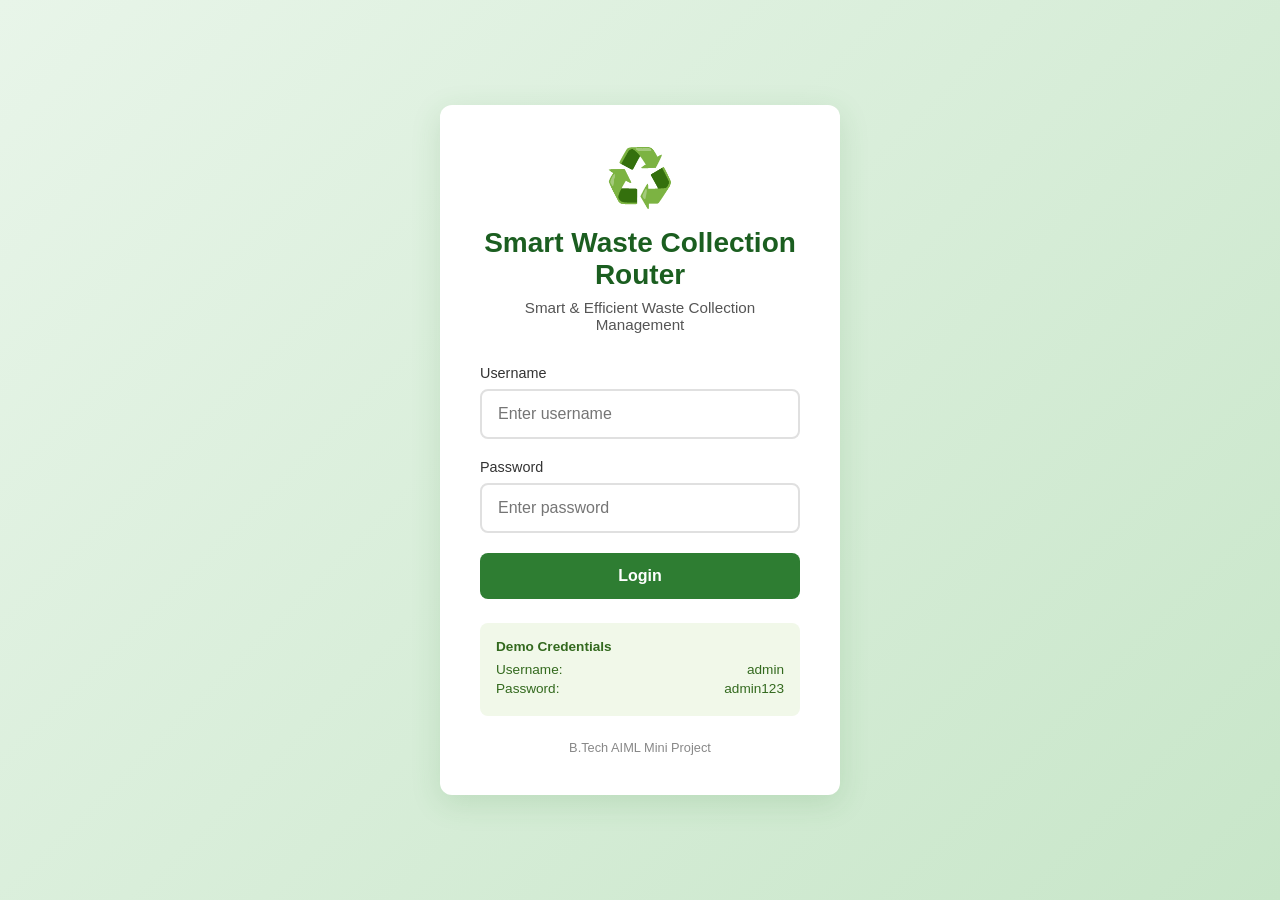
<file: index.html>
<!DOCTYPE html>
<html>
<head>
    <meta http-equiv="refresh" content="0; url=frontend/index.html">
    <title>Smart Waste Collection Router</title>
</head>
<body>
    <p>Opening Smart Waste Collection Router...</p>
</body>
</html>
</file>
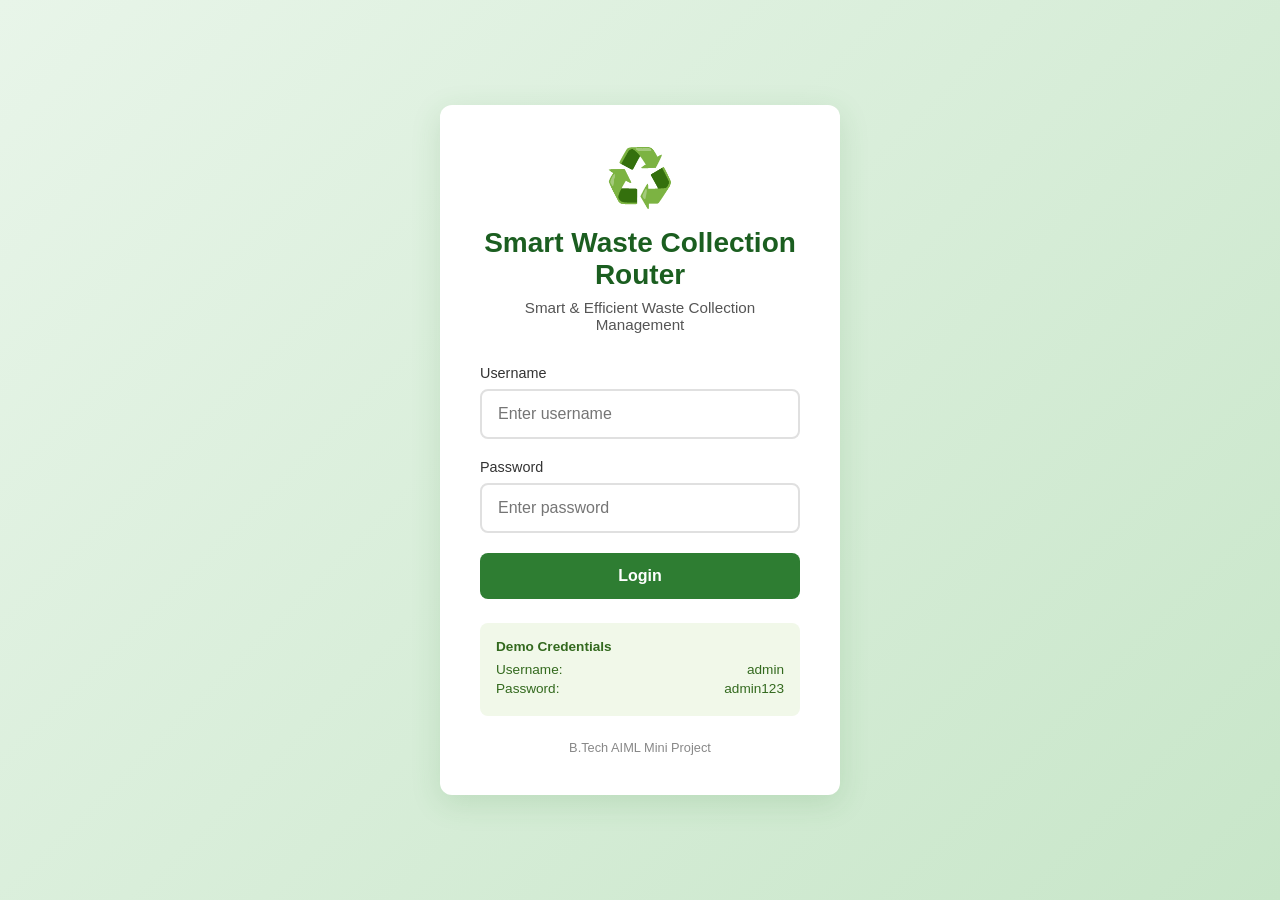
<file: frontend/index.html>
<!DOCTYPE html>
<html lang="en">
<head>
    <meta charset="UTF-8">
    <meta name="viewport" content="width=device-width, initial-scale=1.0">
    <title>Smart Waste Collection Router - Login</title>
    <style>
        * {
            margin: 0;
            padding: 0;
            box-sizing: border-box;
        }
        body {
            font-family: 'Segoe UI', Tahoma, Geneva, Verdana, sans-serif;
            background: linear-gradient(135deg, #e8f5e9 0%, #c8e6c9 100%);
            min-height: 100vh;
            display: flex;
            justify-content: center;
            align-items: center;
            padding: 20px;
        }
        .login-card {
            background: white;
            border-radius: 12px;
            box-shadow: 0 8px 30px rgba(46, 125, 50, 0.15);
            padding: 2.5rem;
            width: 100%;
            max-width: 400px;
        }
        .icon {
            font-size: 3.5rem;
            color: #2e7d32;
            text-align: center;
            margin-bottom: 1rem;
        }
        h1 {
            color: #1b5e20;
            font-size: 1.75rem;
            font-weight: 600;
            text-align: center;
            margin-bottom: 0.5rem;
        }
        .subtitle {
            color: #555;
            font-size: 0.95rem;
            text-align: center;
            margin-bottom: 2rem;
        }
        .form-group {
            margin-bottom: 1.25rem;
        }
        label {
            display: block;
            color: #333;
            font-size: 0.9rem;
            font-weight: 500;
            margin-bottom: 0.5rem;
        }
        input {
            width: 100%;
            padding: 0.875rem 1rem;
            border: 2px solid #e0e0e0;
            border-radius: 8px;
            font-size: 1rem;
            transition: border-color 0.2s, box-shadow 0.2s;
        }
        input:focus {
            outline: none;
            border-color: #2e7d32;
            box-shadow: 0 0 0 3px rgba(46, 125, 50, 0.15);
        }
        .btn-login {
            width: 100%;
            padding: 0.875rem;
            background: #2e7d32;
            color: white;
            border: none;
            border-radius: 8px;
            font-size: 1rem;
            font-weight: 600;
            cursor: pointer;
            transition: background 0.2s;
        }
        .btn-login:hover {
            background: #1b5e20;
        }
        .demo-credentials {
            background: #f1f8e9;
            border-radius: 8px;
            padding: 1rem;
            margin-top: 1.5rem;
            font-size: 0.85rem;
            color: #33691e;
        }
        .demo-credentials strong {
            display: block;
            margin-bottom: 0.5rem;
        }
        .demo-credentials div {
            display: flex;
            justify-content: space-between;
            margin-bottom: 0.25rem;
        }
        .footer {
            text-align: center;
            margin-top: 1.5rem;
            color: #888;
            font-size: 0.8rem;
        }
        .message {
            text-align: center;
            padding: 0.75rem;
            border-radius: 6px;
            margin-bottom: 1rem;
            font-size: 0.9rem;
            display: none;
        }
        .message.success {
            background: #e8f5e9;
            color: #2e7d32;
            display: block;
        }
        .message.error {
            background: #fdeaea;
            color: #c62828;
            display: block;
        }
    </style>
</head>
<body>
    <div class="login-card">
        <div class="icon">♻️</div>
        <h1>Smart Waste Collection Router</h1>
        <p class="subtitle">Smart & Efficient Waste Collection Management</p>
        
        <div id="message" class="message"></div>
        
        <form id="loginForm">
            <div class="form-group">
                <label for="username">Username</label>
                <input type="text" id="username" name="username" placeholder="Enter username" required autocomplete="username">
            </div>
            <div class="form-group">
                <label for="password">Password</label>
                <input type="password" id="password" name="password" placeholder="Enter password" required autocomplete="current-password">
            </div>
            <button type="submit" class="btn-login">Login</button>
        </form>
        
        <div class="demo-credentials">
            <strong>Demo Credentials</strong>
            <div><span>Username:</span> <span>admin</span></div>
            <div><span>Password:</span> <span>admin123</span></div>
        </div>
        
        <p class="footer">B.Tech AIML Mini Project</p>
    </div>

    <script>
        document.getElementById('loginForm').addEventListener('submit', function(e) {
            e.preventDefault();
            
            const username = document.getElementById('username').value.trim();
            const password = document.getElementById('password').value;
            const messageEl = document.getElementById('message');
            
            if (username === 'admin' && password === 'admin123') {
                messageEl.textContent = 'Login successful';
                messageEl.className = 'message success';
                
                setTimeout(function() {
                    window.location.href = 'dashboard.html';
                }, 800);
            } else {
                messageEl.textContent = 'Invalid username or password';
                messageEl.className = 'message error';
            }
        });
    </script>
</body>
</html>
</file>
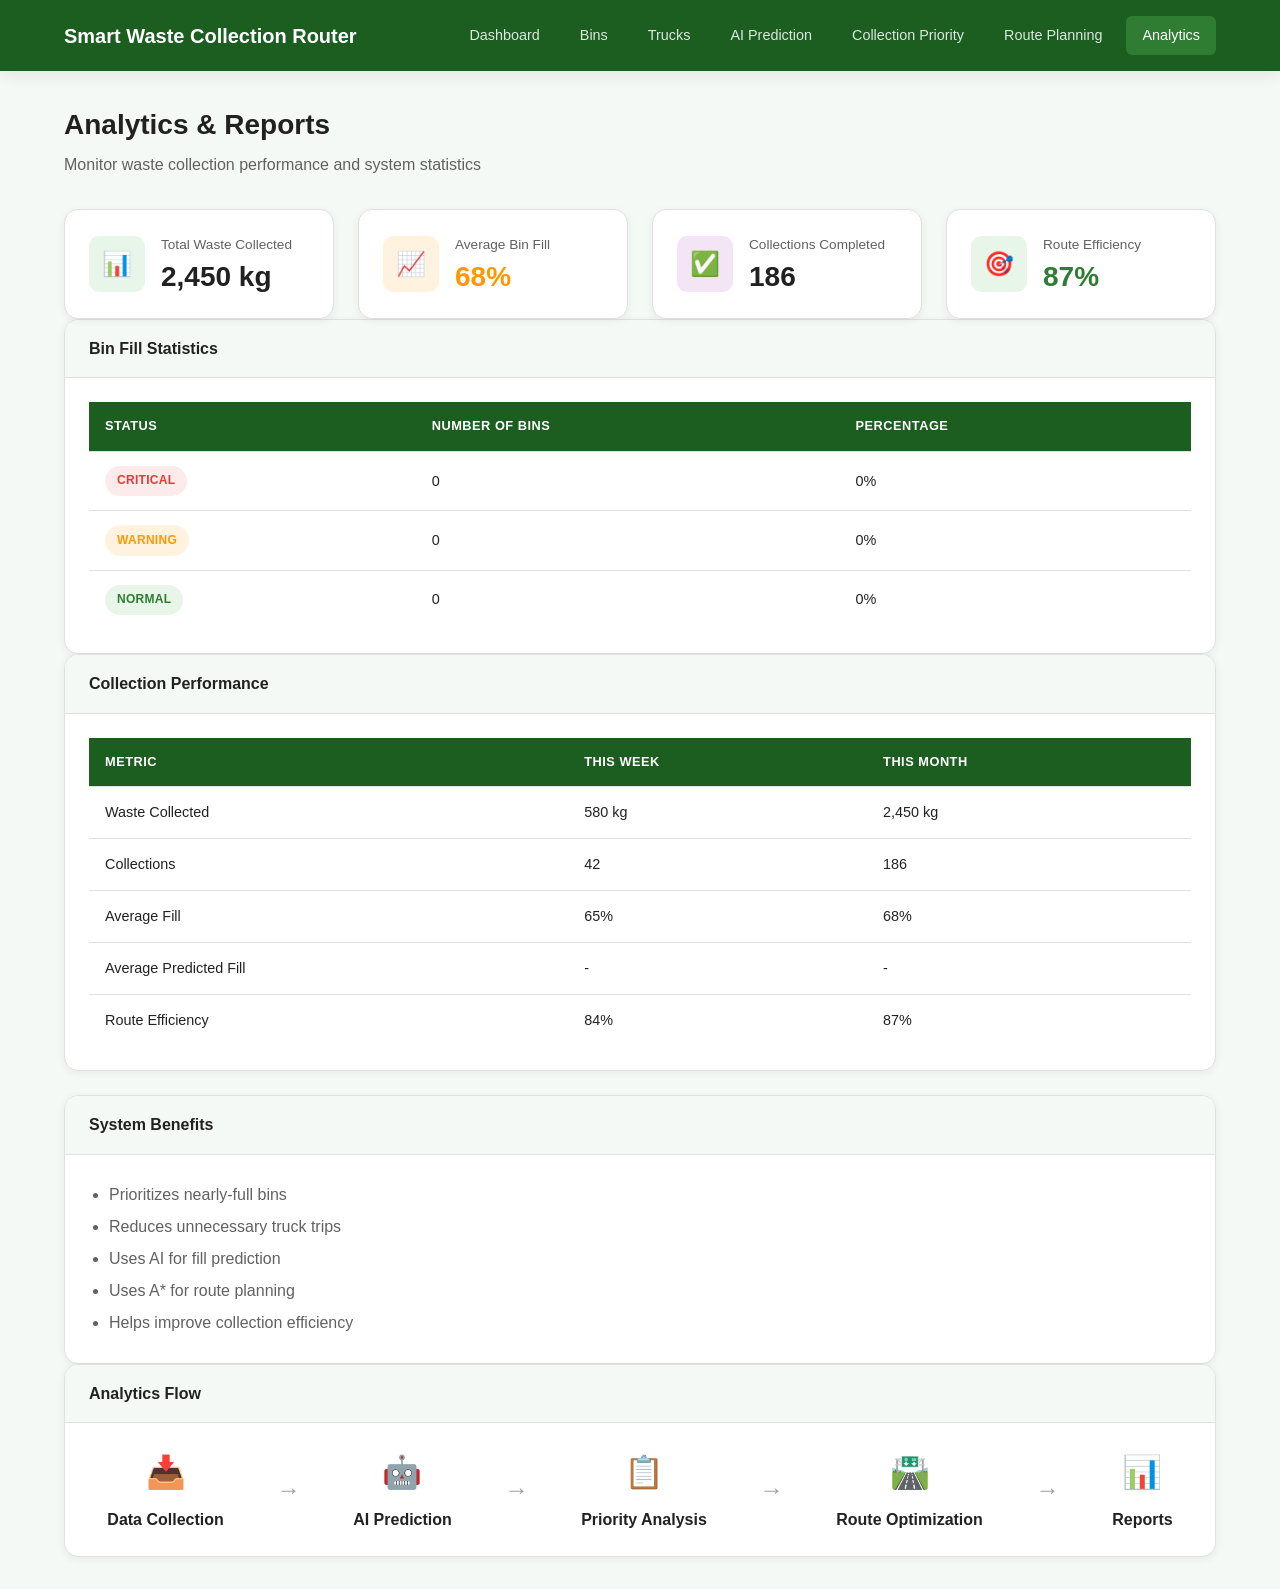
<file: frontend/analytics.html>
<!DOCTYPE html>
<html lang="en">
<head>
    <meta charset="UTF-8">
    <meta name="viewport" content="width=device-width, initial-scale=1.0">
    <title>Analytics & Reports</title>
    <link rel="stylesheet" href="css/style.css">
</head>
<body>
    <header class="header">
        <div class="header-content">
            <h1 class="logo">Smart Waste Collection Router</h1>
            <nav class="nav">
                <a href="dashboard.html" class="nav-link">Dashboard</a>
                <a href="bins.html" class="nav-link">Bins</a>
                <a href="trucks.html" class="nav-link">Trucks</a>
                <a href="prediction.html" class="nav-link">AI Prediction</a>
                <a href="priority.html" class="nav-link">Collection Priority</a>
                <a href="route.html" class="nav-link">Route Planning</a>
                <a href="analytics.html" class="nav-link active">Analytics</a>
            </nav>
        </div>
    </header>

    <main class="main">
        <div class="welcome">
            <h2>Analytics & Reports</h2>
            <p>Monitor waste collection performance and system statistics</p>
        </div>

        <div class="summary-grid">
            <section class="summary-card total-card">
                <div class="summary-icon primary">📊</div>
                <div class="summary-info">
                    <span class="summary-label">Total Waste Collected</span>
                    <span class="summary-value" id="totalWasteCollected">2,450 kg</span>
                </div>
            </section>

            <section class="summary-card warning-card">
                <div class="summary-icon warning">📈</div>
                <div class="summary-info">
                    <span class="summary-label">Average Bin Fill</span>
                    <span class="summary-value warning-text" id="averageBinFill">68%</span>
                </div>
            </section>

            <section class="summary-card total-card">
                <div class="summary-icon collected">✅</div>
                <div class="summary-info">
                    <span class="summary-label">Collections Completed</span>
                    <span class="summary-value" id="collectionsCompleted">186</span>
                </div>
            </section>

            <section class="summary-card critical-card">
                <div class="summary-icon normal">🎯</div>
                <div class="summary-info">
                    <span class="summary-label">Route Efficiency</span>
                    <span class="summary-value normal-text" id="routeEfficiency">87%</span>
                </div>
            </section>
        </div>

        <div class="dashboard-grid">
            <div class="card">
                <div class="card-header">
                    <h3 class="card-title">Bin Fill Statistics</h3>
                </div>
                <div class="card-body">
                    <div class="table-responsive">
                        <table class="table">
                            <thead>
                                <tr>
                                    <th>Status</th>
                                    <th>Number of Bins</th>
                                    <th>Percentage</th>
                                </tr>
                            </thead>
                            <tbody>
                                <tr>
                                    <td><span class="badge badge-critical">Critical</span></td>
                                    <td id="criticalCount">0</td>
                                    <td id="criticalPercentage">0%</td>
                                </tr>
                                <tr>
                                    <td><span class="badge badge-warning">Warning</span></td>
                                    <td id="warningCount">0</td>
                                    <td id="warningPercentage">0%</td>
                                </tr>
                                <tr>
                                    <td><span class="badge badge-normal">Normal</span></td>
                                    <td id="normalCount">0</td>
                                    <td id="normalPercentage">0%</td>
                                </tr>
                            </tbody>
                        </table>
                    </div>
                </div>
            </div>

            <div class="card">
                <div class="card-header">
                    <h3 class="card-title">Collection Performance</h3>
                </div>
                <div class="card-body">
                    <div class="table-responsive">
                        <table class="table">
                            <thead>
                                <tr>
                                    <th>Metric</th>
                                    <th>This Week</th>
                                    <th>This Month</th>
                                </tr>
                            </thead>
                            <tbody>
                                <tr>
                                    <td>Waste Collected</td>
                                    <td id="weeklyWaste">580 kg</td>
                                    <td id="monthlyWaste">2,450 kg</td>
                                    
                                </tr>
                                <tr>
                                    <td>Collections</td>
                                    <td id="weeklyCollections">42</td>
                                    <td id="monthlyCollections">186</td>
                                </tr>
                                <tr>
                                    <td>Average Fill</td>
                                    <td id="weeklyAverageFill">65%</td>
                                    <td id="monthlyAverageFill">68%</td>
                                </tr>
                                <tr>
                                     <td>Average Predicted Fill</td>
                                     <td id="weeklyPredictedFill">-</td>
                                     <td id="monthlyPredictedFill">-</td>
                                </tr>
                                <tr>
                                    <td>Route Efficiency</td>
                                    <td id="weeklyEfficiency">84%</td>
                                    <td id="monthlyEfficiency">87%</td>
                                </tr>
                            </tbody>
                        </table>
                    </div>
                </div>
            </div>
        </div>

        <div class="dashboard-grid" style="margin-top: 1.5rem;">
            <div class="card">
                <div class="card-header">
                    <h3 class="card-title">System Benefits</h3>
                </div>
                <div class="card-body">
                    <ul style="color: var(--text-secondary); line-height: 2; padding-left: 1.25rem;">
                        <li>Prioritizes nearly-full bins</li>
                        <li>Reduces unnecessary truck trips</li>
                        <li>Uses AI for fill prediction</li>
                        <li>Uses A* for route planning</li>
                        <li>Helps improve collection efficiency</li>
                    </ul>
                </div>
            </div>

            <div class="card">
                <div class="card-header">
                    <h3 class="card-title">Analytics Flow</h3>
                </div>
                <div class="card-body">
                    <div style="display: flex; justify-content: space-around; flex-wrap: wrap; gap: 1rem; text-align: center;">
                        <div>
                            <div style="font-size: 2rem;">📥</div>
                            <div style="font-weight: 600; margin-top: 0.5rem;">Data Collection</div>
                        </div>
                        <div style="color: var(--text-muted); font-size: 1.5rem; display: flex; align-items: center;">→</div>
                        <div>
                            <div style="font-size: 2rem;">🤖</div>
                            <div style="font-weight: 600; margin-top: 0.5rem;">AI Prediction</div>
                        </div>
                        <div style="color: var(--text-muted); font-size: 1.5rem; display: flex; align-items: center;">→</div>
                        <div>
                            <div style="font-size: 2rem;">📋</div>
                            <div style="font-weight: 600; margin-top: 0.5rem;">Priority Analysis</div>
                        </div>
                        <div style="color: var(--text-muted); font-size: 1.5rem; display: flex; align-items: center;">→</div>
                        <div>
                            <div style="font-size: 2rem;">🛣️</div>
                            <div style="font-weight: 600; margin-top: 0.5rem;">Route Optimization</div>
                        </div>
                        <div style="color: var(--text-muted); font-size: 1.5rem; display: flex; align-items: center;">→</div>
                        <div>
                            <div style="font-size: 2rem;">📊</div>
                            <div style="font-weight: 600; margin-top: 0.5rem;">Reports</div>
                        </div>
                    </div>
                </div>
            </div>
        </div>
    </main>
    <script src="js/analytics.js"></script>
</body>
</html>
</file>
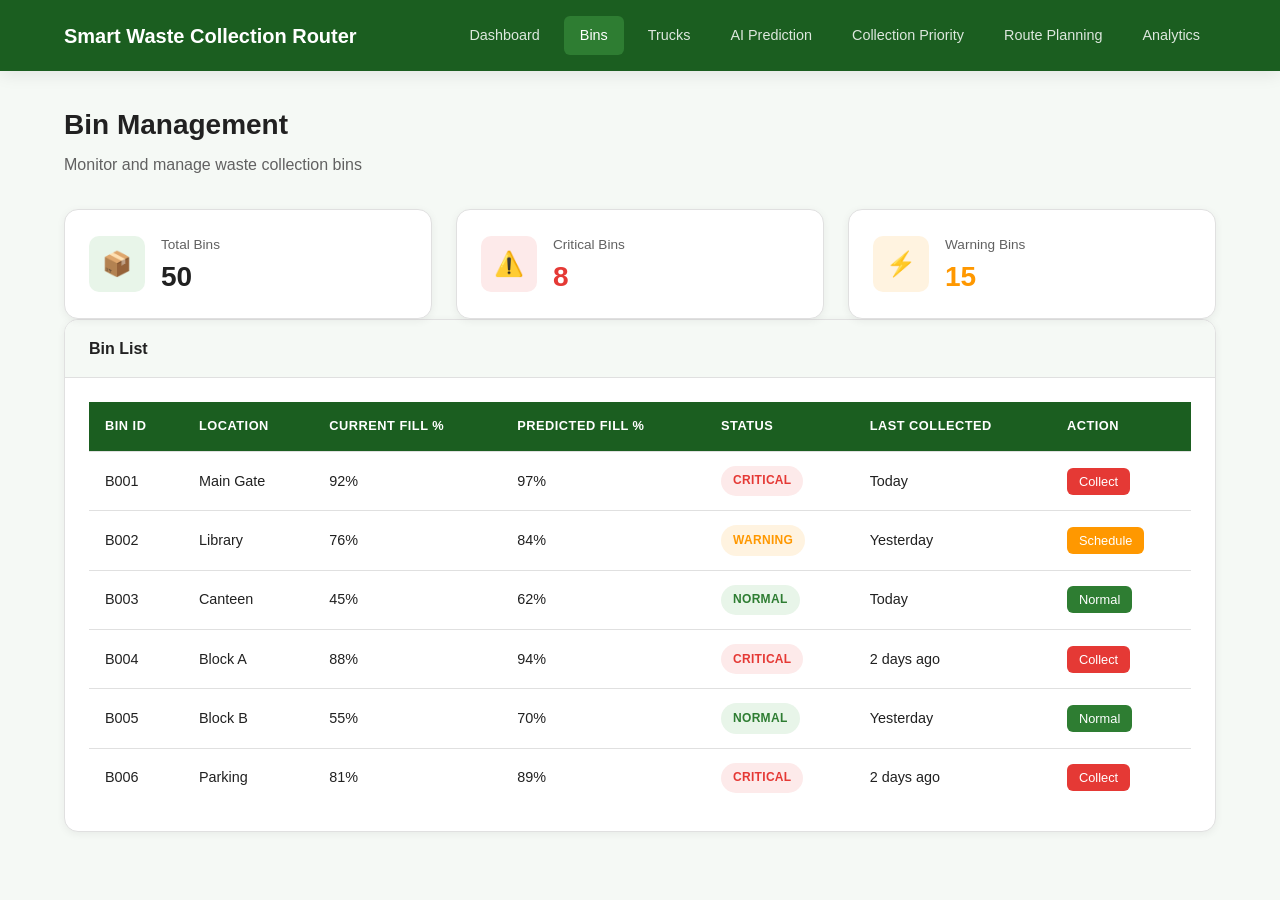
<file: frontend/bins.html>
<!DOCTYPE html>
<html lang="en">
<head>
    <meta charset="UTF-8">
    <meta name="viewport" content="width=device-width, initial-scale=1.0">
    <title>Bin Management</title>
    <link rel="stylesheet" href="css/style.css">
</head>
<body>
    <header class="header">
        <div class="header-content">
            <h1 class="logo">Smart Waste Collection Router</h1>
            <nav class="nav">
                <a href="dashboard.html" class="nav-link">Dashboard</a>
                <a href="bins.html" class="nav-link active">Bins</a>
                <a href="trucks.html" class="nav-link">Trucks</a>
                <a href="prediction.html" class="nav-link">AI Prediction</a>
                <a href="priority.html" class="nav-link">Collection Priority</a>
                <a href="route.html" class="nav-link">Route Planning</a>
                <a href="analytics.html" class="nav-link">Analytics</a>
            </nav>
        </div>
    </header>

    <main class="main">
        <div class="welcome">
            <h2>Bin Management</h2>
            <p>Monitor and manage waste collection bins</p>
        </div>

        <div class="summary-grid">
            <section class="summary-card total-card">
                <div class="summary-icon primary">📦</div>
                <div class="summary-info">
                    <span class="summary-label">Total Bins</span>
                    <span class="summary-value">50</span>
                </div>
            </section>

            <section class="summary-card critical-card">
                <div class="summary-icon critical">⚠️</div>
                <div class="summary-info">
                    <span class="summary-label">Critical Bins</span>
                    <span class="summary-value critical-text">8</span>
                </div>
            </section>

            <section class="summary-card warning-card">
                <div class="summary-icon warning">⚡</div>
                <div class="summary-info">
                    <span class="summary-label">Warning Bins</span>
                    <span class="summary-value warning-text">15</span>
                </div>
            </section>
        </div>

        <div class="card">
            <div class="card-header">
                <h3 class="card-title">Bin List</h3>
            </div>
            <div class="card-body">
                <div class="table-responsive">
                    <table class="table">
                        <thead>
                            <tr>
                                <th>Bin ID</th>
                                <th>Location</th>
                                <th>Current Fill %</th>
                                <th>Predicted Fill %</th>
                                <th>Status</th>
                                <th>Last Collected</th>
                                <th>Action</th>
                            </tr>
                        </thead>
                        <tbody id="binTableBody">
                            <tr>
                                <td>B001</td>
                                <td>Main Gate</td>
                                <td>92%</td>
                                <td>97%</td>
                                <td><span class="badge badge-critical">Critical</span></td>
                                <td>Today</td>
                                <td><button class="btn btn-danger btn-sm">Collect</button></td>
                            </tr>
                            <tr>
                                <td>B002</td>
                                <td>Library</td>
                                <td>76%</td>
                                <td>84%</td>
                                <td><span class="badge badge-warning">Warning</span></td>
                                <td>Yesterday</td>
                                <td><button class="btn btn-warning btn-sm">Schedule</button></td>
                            </tr>
                            <tr>
                                <td>B003</td>
                                <td>Canteen</td>
                                <td>45%</td>
                                <td>62%</td>
                                <td><span class="badge badge-normal">Normal</span></td>
                                <td>Today</td>
                                <td><button class="btn btn-success btn-sm">Normal</button></td>
                            </tr>
                            <tr>
                                <td>B004</td>
                                <td>Block A</td>
                                <td>88%</td>
                                <td>94%</td>
                                <td><span class="badge badge-critical">Critical</span></td>
                                <td>2 days ago</td>
                                <td><button class="btn btn-danger btn-sm">Collect</button></td>
                            </tr>
                            <tr>
                                <td>B005</td>
                                <td>Block B</td>
                                <td>55%</td>
                                <td>70%</td>
                                <td><span class="badge badge-normal">Normal</span></td>
                                <td>Yesterday</td>
                                <td><button class="btn btn-success btn-sm">Normal</button></td>
                            </tr>
                            <tr>
                                <td>B006</td>
                                <td>Parking</td>
                                <td>81%</td>
                                <td>89%</td>
                                <td><span class="badge badge-critical">Critical</span></td>
                                <td>2 days ago</td>
                                <td><button class="btn btn-danger btn-sm">Collect</button></td>
                            </tr>
                        </tbody>
                    </table>
                </div>
            </div>
        </div>
    </main>
    <script src="js/bins.js?v=2"></script>
</body>
</html>
</file>
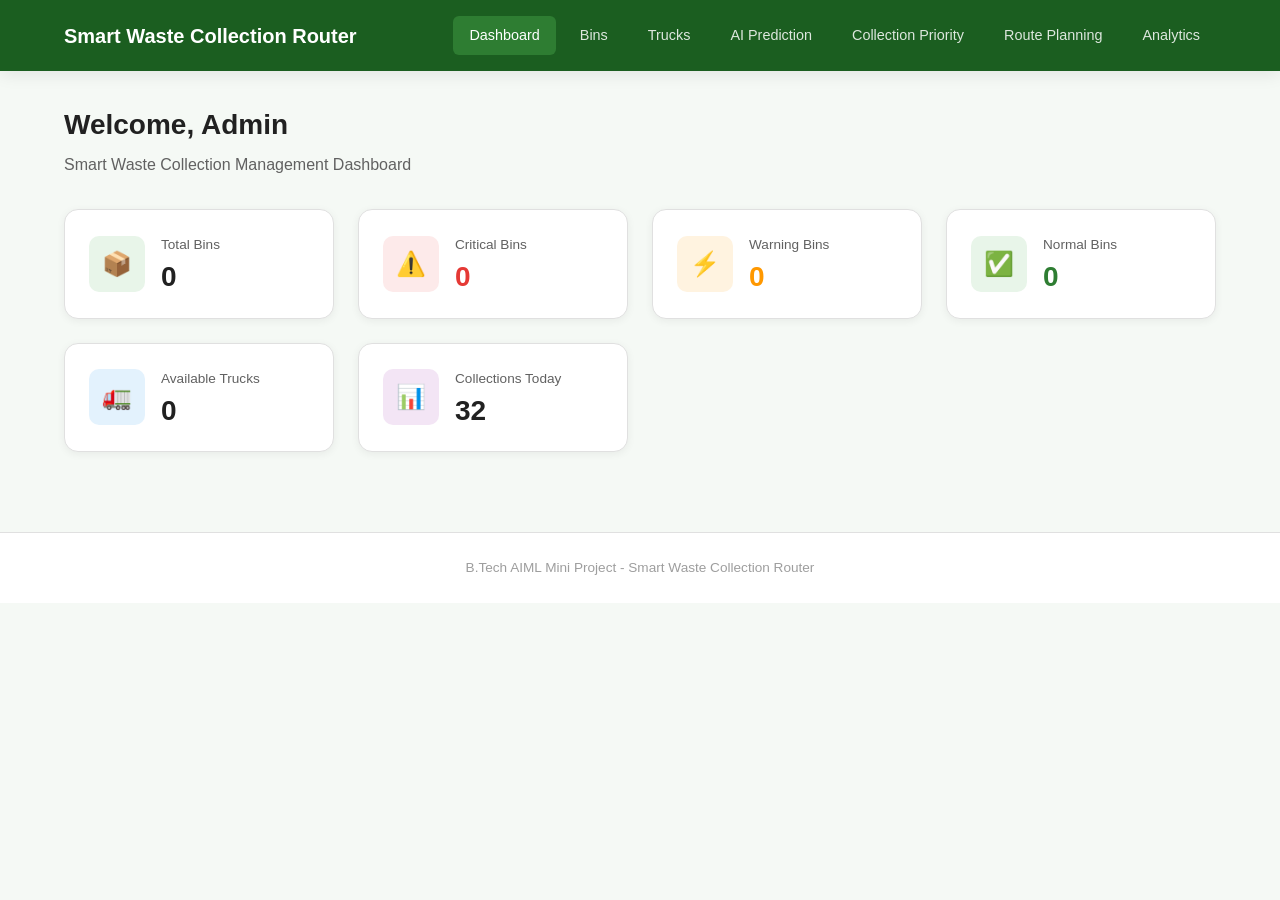
<file: frontend/dashboard.html>
<!DOCTYPE html>
<html lang="en">
<head>
    <meta charset="UTF-8">
    <meta name="viewport" content="width=device-width, initial-scale=1.0">
    <title>Smart Waste Collection Router</title>
    <link rel="stylesheet" href="css/style.css">
</head>
<body>
    <header class="header">
        <div class="header-content">
            <h1 class="logo">Smart Waste Collection Router</h1>
            <nav class="nav">
                <a href="dashboard.html" class="nav-link active">Dashboard</a>
                <a href="bins.html" class="nav-link">Bins</a>
                <a href="trucks.html" class="nav-link">Trucks</a>
                <a href="prediction.html" class="nav-link">AI Prediction</a>
                <a href="priority.html" class="nav-link">Collection Priority</a>
                <a href="route.html" class="nav-link">Route Planning</a>
                <a href="analytics.html" class="nav-link">Analytics</a>
            </nav>
        </div>
    </header>

    <main class="main">
        <div class="welcome">
            <h2>Welcome, Admin</h2>
            <p>Smart Waste Collection Management Dashboard</p>
        </div>

       <section class="summary-grid">
    <div class="summary-card">
        <div class="summary-icon primary">📦</div>
        <div class="summary-info">
            <span class="summary-label">Total Bins</span>
            <span class="summary-value" id="totalBins">0</span>
        </div>
    </div>

    <div class="summary-card">
        <div class="summary-icon critical">⚠️</div>
        <div class="summary-info">
            <span class="summary-label">Critical Bins</span>
            <span class="summary-value critical-text" id="criticalBins">0</span>
        </div>
    </div>

    <div class="summary-card">
        <div class="summary-icon warning">⚡</div>
        <div class="summary-info">
            <span class="summary-label">Warning Bins</span>
            <span class="summary-value warning-text" id="warningBins">0</span>
        </div>
    </div>

    <div class="summary-card">
        <div class="summary-icon normal">✅</div>
        <div class="summary-info">
            <span class="summary-label">Normal Bins</span>
            <span class="summary-value normal-text" id="normalBins">0</span>
        </div>
    </div>

    <div class="summary-card">
        <div class="summary-icon truck">🚛</div>
        <div class="summary-info">
            <span class="summary-label">Available Trucks</span>
            <span class="summary-value" id="availableTrucks">0</span>
        </div>
    </div>

    <div class="summary-card">
        <div class="summary-icon collected">📊</div>
        <div class="summary-info">
            <span class="summary-label">Collections Today</span>
            <span class="summary-value">32</span>
        </div>
    </div>
</section>
    </main>

    <footer class="footer">
        <p>B.Tech AIML Mini Project - Smart Waste Collection Router</p>
    </footer>
    <script src="js/dashboard.js"></script>
</body>
</html>
</file>
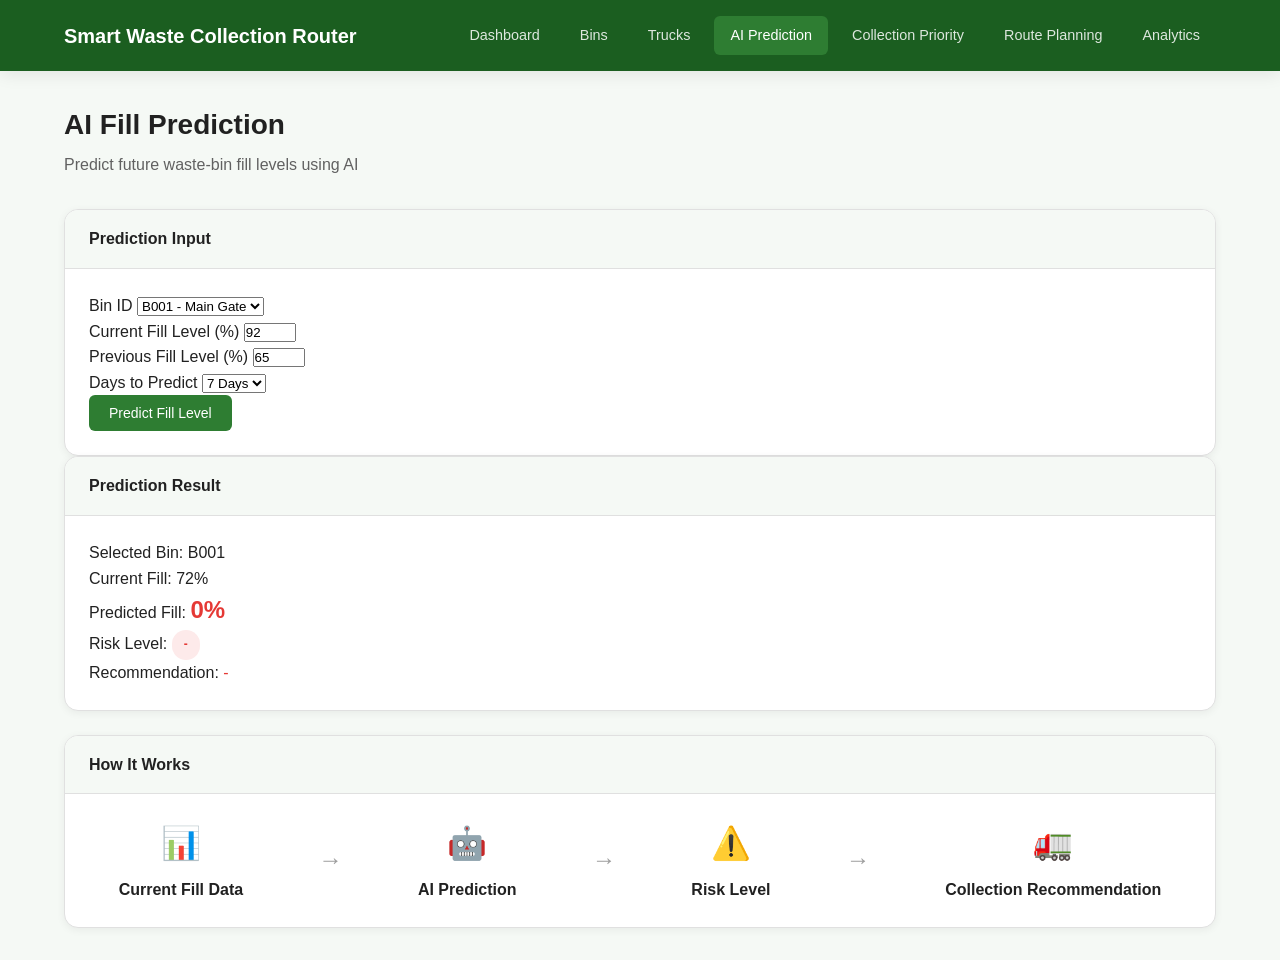
<file: frontend/prediction.html>
<!DOCTYPE html>
<html lang="en">
<head>
    <meta charset="UTF-8">
    <meta name="viewport" content="width=device-width, initial-scale=1.0">
    <title>AI Fill Prediction</title>
    <link rel="stylesheet" href="css/style.css">
</head>
<body>
    <header class="header">
        <div class="header-content">
            <h1 class="logo">Smart Waste Collection Router</h1>
            <nav class="nav">
                <a href="dashboard.html" class="nav-link">Dashboard</a>
                <a href="bins.html" class="nav-link">Bins</a>
                <a href="trucks.html" class="nav-link">Trucks</a>
                <a href="prediction.html" class="nav-link active">AI Prediction</a>
                <a href="priority.html" class="nav-link">Collection Priority</a>
                <a href="route.html" class="nav-link">Route Planning</a>
                <a href="analytics.html" class="nav-link">Analytics</a>
            </nav>
        </div>
    </header>

    <main class="main">
        <div class="welcome">
            <h2>AI Fill Prediction</h2>
            <p>Predict future waste-bin fill levels using AI</p>
        </div>

        <div class="dashboard-grid">
            <div class="card">
                <div class="card-header">
                    <h3 class="card-title">Prediction Input</h3>
                </div>
                <div class="card-body">
                    <form>
    <div class="form-group">
        <label for="binId">Bin ID</label>
        <select id="binId" class="form-control" onchange="updateBinFill()">
            <option value="B001" selected>B001 - Main Gate</option>
            <option value="B002">B002 - Library</option>
            <option value="B003">B003 - Canteen</option>
            <option value="B004">B004 - Block A</option>
            <option value="B005">B005 - Block B</option>
            <option value="B006">B006 - Parking</option>
        </select>
    </div>

    <div class="form-group">
        <label for="currentFill">Current Fill Level (%)</label>
        <input
            type="number"
            id="currentFill"
            class="form-control"
            value="92"
            min="0"
            max="100"
        >
    </div>

    <div class="form-group">
        <label for="previousFill">Previous Fill Level (%)</label>
        <input
            type="number"
            id="previousFill"
            class="form-control"
            value="65"
            min="0"
            max="100"
        >
    </div>

    <div class="form-group">
        <label for="daysPredict">Days to Predict</label>
        <select id="daysPredict" class="form-control">
            <option value="1">1 Day</option>
            <option value="2">2 Days</option>
            <option value="3">3 Days</option>
            <option value="7" selected>7 Days</option>
        </select>
    </div>

    <button
        type="button"
        class="btn btn-primary"
        onclick="predictFill()"
    >
        Predict Fill Level
    </button>
</form>
                </div>
            </div>

            <div class="card">
                <div class="card-header">
                    <h3 class="card-title">Prediction Result</h3>
                </div>
                <div class="card-body">
                    <div class="result-item">
                        <span class="result-label">Selected Bin:</span>
                        <span class="result-value" id="selectedBin">B001</span>
                    </div>
                    <div class="result-item">
    <span class="result-label">Current Fill:</span>
    <span class="result-value" id="currentFillResult">72%</span>
</div>

<div class="result-item">
    <span class="result-label">Predicted Fill:</span>
    <span class="result-value"
          id="predictedFill"
          style="font-size: 1.5rem; font-weight: 700; color: var(--danger);">
        0%
    </span>
</div>

<div class="result-item">
    <span class="result-label">Risk Level:</span>
    <span class="badge badge-critical" id="riskLevel">
        -
    </span>
</div>

<div class="result-item">
    <span class="result-label">Recommendation:</span>
    <span class="result-value"
          id="recommendation"
          style="color: var(--danger); font-weight: 500;">
        -
    </span>
</div>
            </div>
        </div>

        <div class="card" style="margin-top: 1.5rem;">
            <div class="card-header">
                <h3 class="card-title">How It Works</h3>
            </div>
            <div class="card-body">
                <div style="display: flex; justify-content: space-around; flex-wrap: wrap; gap: 1rem; text-align: center;">
                    <div>
                        <div style="font-size: 2rem;">📊</div>
                        <div style="font-weight: 600; margin-top: 0.5rem;">Current Fill Data</div>
                    </div>
                    <div style="color: var(--text-muted); font-size: 1.5rem; display: flex; align-items: center;">→</div>
                    <div>
                        <div style="font-size: 2rem;">🤖</div>
                        <div style="font-weight: 600; margin-top: 0.5rem;">AI Prediction</div>
                    </div>
                    <div style="color: var(--text-muted); font-size: 1.5rem; display: flex; align-items: center;">→</div>
                    <div>
                        <div style="font-size: 2rem;">⚠️</div>
                        <div style="font-weight: 600; margin-top: 0.5rem;">Risk Level</div>
                    </div>
                    <div style="color: var(--text-muted); font-size: 1.5rem; display: flex; align-items: center;">→</div>
                    <div>
                        <div style="font-size: 2rem;">🚛</div>
                        <div style="font-weight: 600; margin-top: 0.5rem;">Collection Recommendation</div>
                    </div>
                </div>
            </div>
        </div>
    </main>
 <script src="js/prediction.js"></script>   
</body>
</html>
</file>
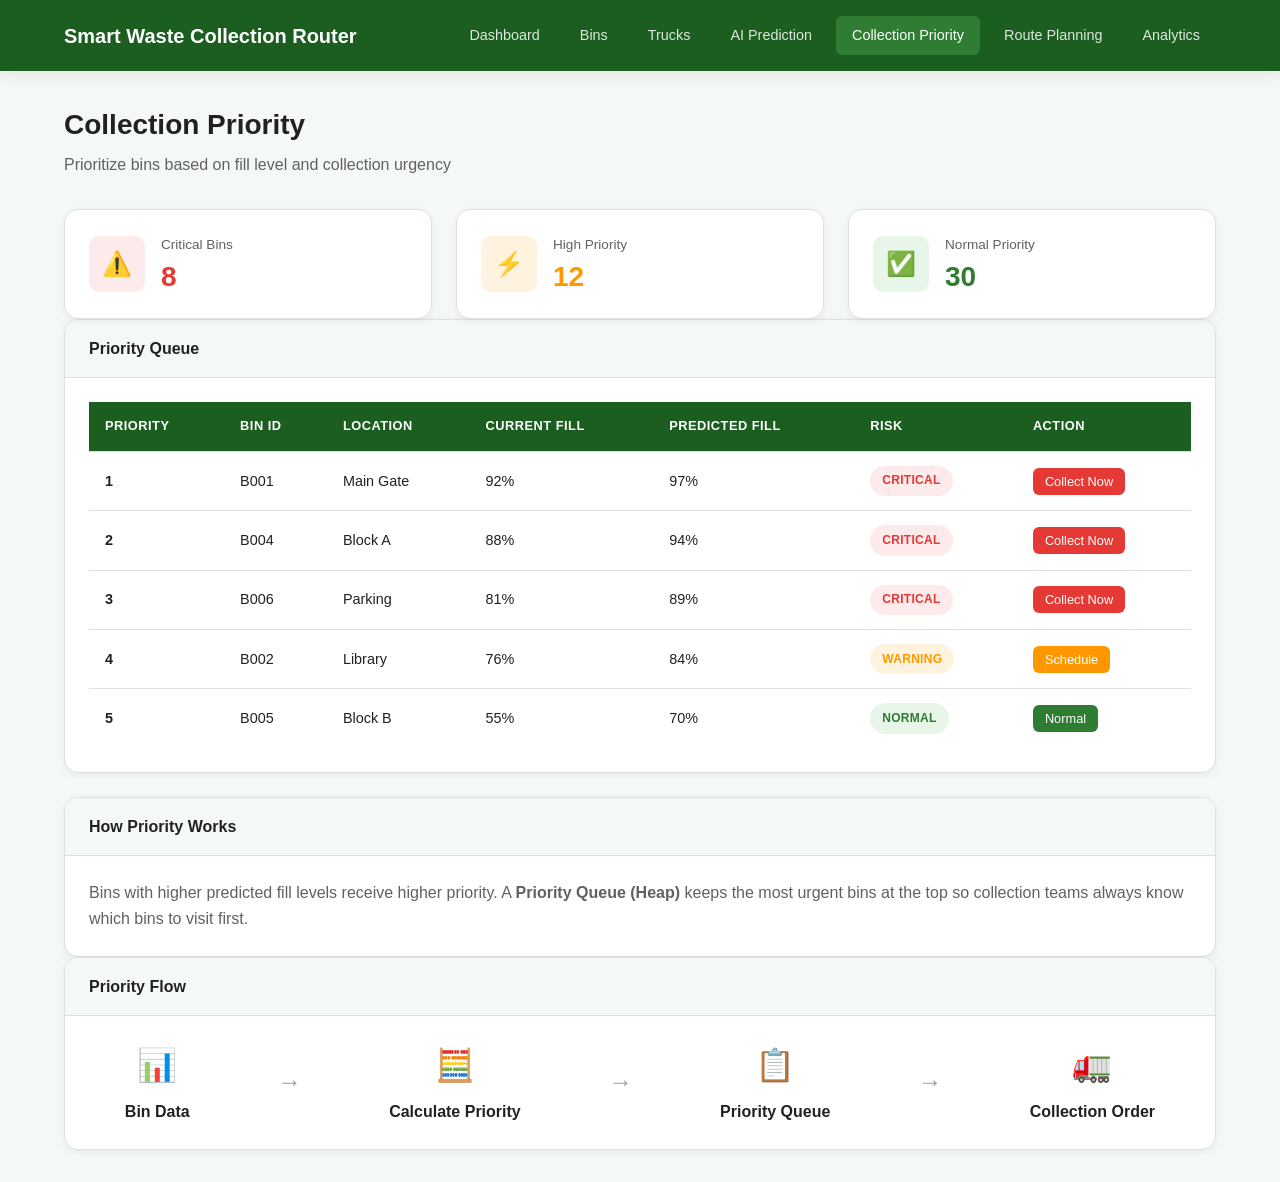
<file: frontend/priority.html>
<!DOCTYPE html>
<html lang="en">
<head>
    <meta charset="UTF-8">
    <meta name="viewport" content="width=device-width, initial-scale=1.0">
    <title>Collection Priority</title>
    <link rel="stylesheet" href="css/style.css">
</head>
<body>
    <header class="header">
        <div class="header-content">
            <h1 class="logo">Smart Waste Collection Router</h1>
            <nav class="nav">
                <a href="dashboard.html" class="nav-link">Dashboard</a>
                <a href="bins.html" class="nav-link">Bins</a>
                <a href="trucks.html" class="nav-link">Trucks</a>
                <a href="prediction.html" class="nav-link">AI Prediction</a>
                <a href="priority.html" class="nav-link active">Collection Priority</a>
                <a href="route.html" class="nav-link">Route Planning</a>
                <a href="analytics.html" class="nav-link">Analytics</a>
            </nav>
        </div>
    </header>

    <main class="main">
        <div class="welcome">
            <h2>Collection Priority</h2>
            <p>Prioritize bins based on fill level and collection urgency</p>
        </div>

        <div class="summary-grid">
            <section class="summary-card critical-card">
                <div class="summary-icon critical">⚠️</div>
                <div class="summary-info">
                    <span class="summary-label">Critical Bins</span>
                    <span class="summary-value critical-text" id="criticalPriority">8</span>
                </div>
            </section>

            <section class="summary-card warning-card">
                <div class="summary-icon warning">⚡</div>
                <div class="summary-info">
                    <span class="summary-label">High Priority</span>
                    <span class="summary-value warning-text" id="warningPriority">12</span>
                </div>
            </section>

            <section class="summary-card total-card">
                <div class="summary-icon normal">✅</div>
                <div class="summary-info">
                    <span class="summary-label">Normal Priority</span>
                    <span class="summary-value normal-text" id="normalPriority">30</span>
                </div>
            </section>
        </div>

        <div class="card">
            <div class="card-header">
                <h3 class="card-title">Priority Queue</h3>
            </div>
            <div class="card-body">
                <div class="table-responsive">
                    <table class="table">
                        <thead>
                            <tr>
                                <th>Priority</th>
                                <th>Bin ID</th>
                                <th>Location</th>
                                <th>Current Fill</th>
                                <th>Predicted Fill</th>
                                <th>Risk</th>
                                <th>Action</th>
                            </tr>
                        </thead>
                        <tbody id="priorityTableBody">
                            <tr>
                                <td><strong>1</strong></td>
                                <td>B001</td>
                                <td>Main Gate</td>
                                <td>92%</td>
                                <td>97%</td>
                                <td><span class="badge badge-critical">Critical</span></td>
                                <td><button class="btn btn-danger btn-sm">Collect Now</button></td>
                            </tr>
                            <tr>
                                <td><strong>2</strong></td>
                                <td>B004</td>
                                <td>Block A</td>
                                <td>88%</td>
                                <td>94%</td>
                                <td><span class="badge badge-critical">Critical</span></td>
                                <td><button class="btn btn-danger btn-sm">Collect Now</button></td>
                            </tr>
                            <tr>
                                <td><strong>3</strong></td>
                                <td>B006</td>
                                <td>Parking</td>
                                <td>81%</td>
                                <td>89%</td>
                                <td><span class="badge badge-critical">Critical</span></td>
                                <td><button class="btn btn-danger btn-sm">Collect Now</button></td>
                            </tr>
                            <tr>
                                <td><strong>4</strong></td>
                                <td>B002</td>
                                <td>Library</td>
                                <td>76%</td>
                                <td>84%</td>
                                <td><span class="badge badge-warning">Warning</span></td>
                                <td><button class="btn btn-warning btn-sm">Schedule</button></td>
                            </tr>
                            <tr>
                                <td><strong>5</strong></td>
                                <td>B005</td>
                                <td>Block B</td>
                                <td>55%</td>
                                <td>70%</td>
                                <td><span class="badge badge-normal">Normal</span></td>
                                <td><button class="btn btn-success btn-sm">Normal</button></td>
                            </tr>
                        </tbody>
                    </table>
                </div>
            </div>
        </div>

        <div class="dashboard-grid" style="margin-top: 1.5rem;">
            <div class="card">
                <div class="card-header">
                    <h3 class="card-title">How Priority Works</h3>
                </div>
                <div class="card-body">
                    <p style="color: var(--text-secondary); line-height: 1.6;">
                        Bins with higher predicted fill levels receive higher priority. 
                        A <strong>Priority Queue (Heap)</strong> keeps the most urgent bins at the top 
                        so collection teams always know which bins to visit first.
                    </p>
                </div>
            </div>

            <div class="card">
                <div class="card-header">
                    <h3 class="card-title">Priority Flow</h3>
                </div>
                <div class="card-body">
                    <div style="display: flex; justify-content: space-around; flex-wrap: wrap; gap: 1rem; text-align: center;">
                        <div>
                            <div style="font-size: 2rem;">📊</div>
                            <div style="font-weight: 600; margin-top: 0.5rem;">Bin Data</div>
                        </div>
                        <div style="color: var(--text-muted); font-size: 1.5rem; display: flex; align-items: center;">→</div>
                        <div>
                            <div style="font-size: 2rem;">🧮</div>
                            <div style="font-weight: 600; margin-top: 0.5rem;">Calculate Priority</div>
                        </div>
                        <div style="color: var(--text-muted); font-size: 1.5rem; display: flex; align-items: center;">→</div>
                        <div>
                            <div style="font-size: 2rem;">📋</div>
                            <div style="font-weight: 600; margin-top: 0.5rem;">Priority Queue</div>
                        </div>
                        <div style="color: var(--text-muted); font-size: 1.5rem; display: flex; align-items: center;">→</div>
                        <div>
                            <div style="font-size: 2rem;">🚛</div>
                            <div style="font-weight: 600; margin-top: 0.5rem;">Collection Order</div>
                        </div>
                    </div>
                </div>
            </div>
        </div>
    </main>
    <script src="js/priority.js"></script>
</body>
</html>
</file>
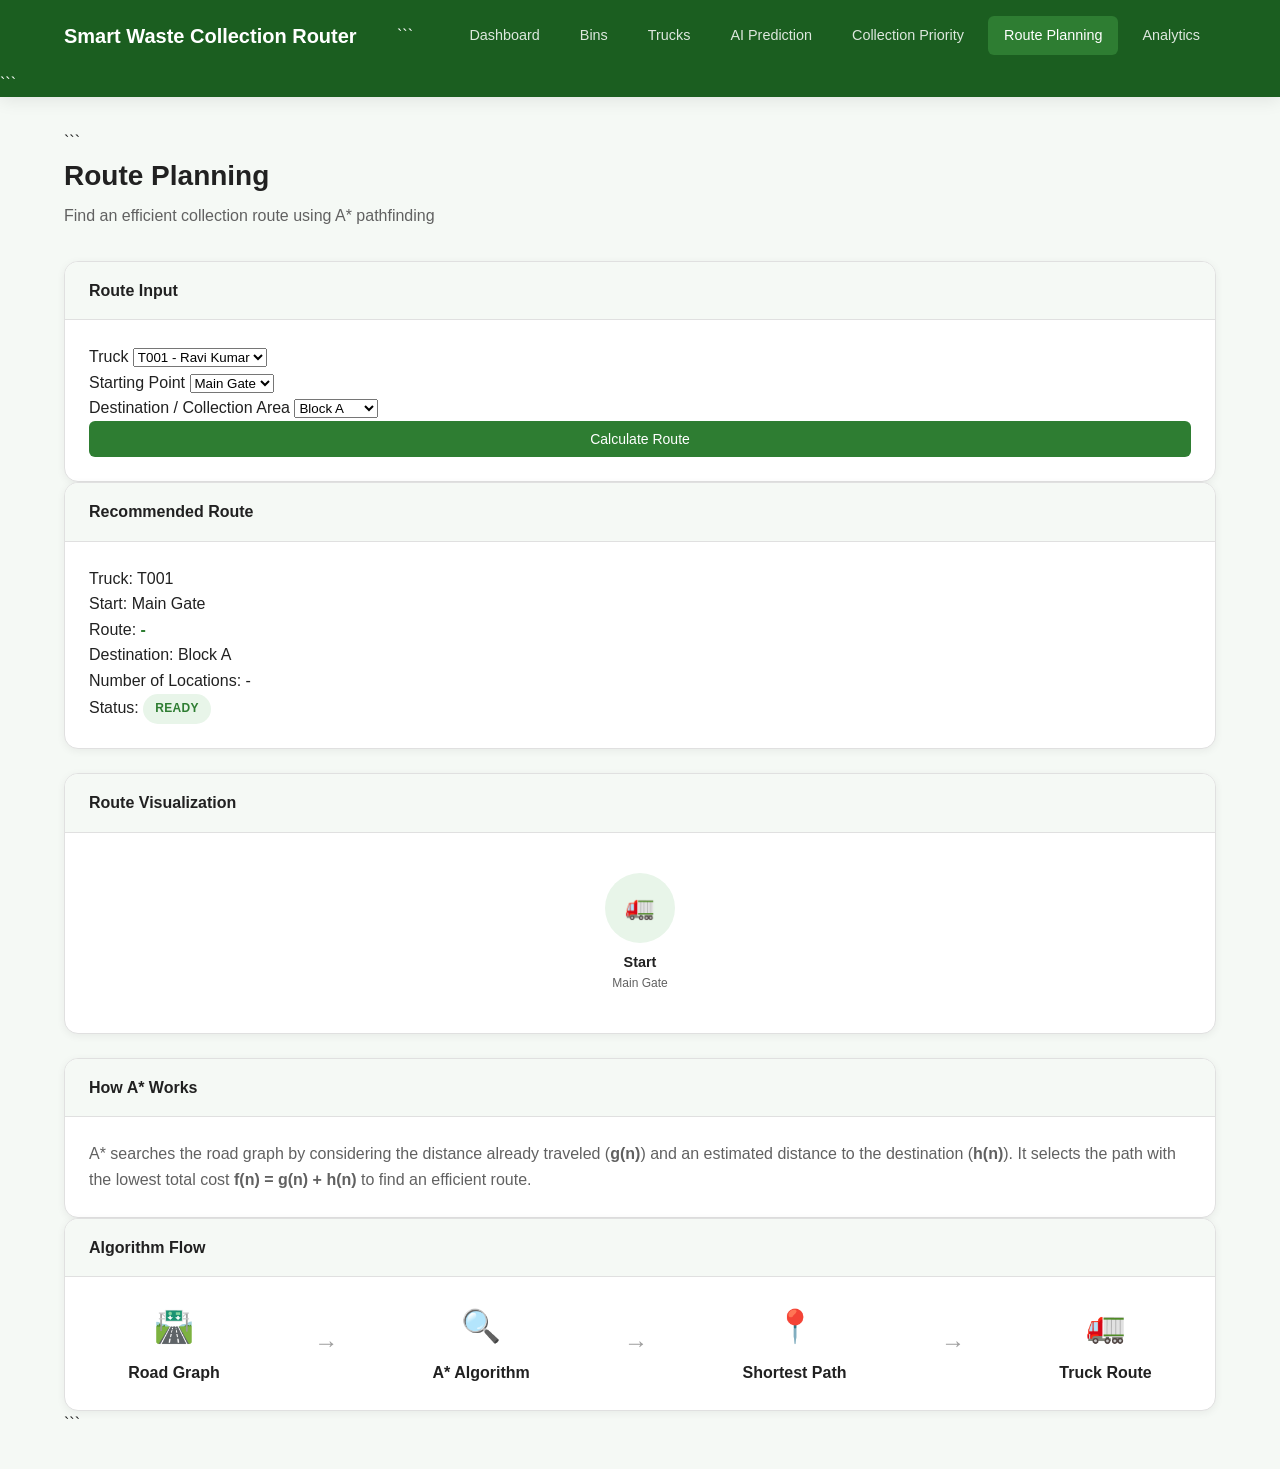
<file: frontend/route.html>
<!DOCTYPE html>

<html lang="en">
<head>
    <meta charset="UTF-8">
    <meta name="viewport" content="width=device-width, initial-scale=1.0">
    <title>Route Planning</title>
    <link rel="stylesheet" href="css/style.css">
</head>

<body>

<header class="header">
    <div class="header-content">
        <h1 class="logo">Smart Waste Collection Router</h1>

```
    <nav class="nav">
        <a href="dashboard.html" class="nav-link">Dashboard</a>
        <a href="bins.html" class="nav-link">Bins</a>
        <a href="trucks.html" class="nav-link">Trucks</a>
        <a href="prediction.html" class="nav-link">AI Prediction</a>
        <a href="priority.html" class="nav-link">Collection Priority</a>
        <a href="route.html" class="nav-link active">Route Planning</a>
        <a href="analytics.html" class="nav-link">Analytics</a>
    </nav>
</div>
```

</header>

<main class="main">

```
<div class="welcome">
    <h2>Route Planning</h2>
    <p>Find an efficient collection route using A* pathfinding</p>
</div>


<!-- Route Input + Result -->
<div class="dashboard-grid">

    <!-- Route Input -->
    <div class="card">

        <div class="card-header">
            <h3 class="card-title">Route Input</h3>
        </div>

        <div class="card-body">

            <form>

                <div class="form-group">
                    <label for="truckSelect">Truck</label>

                    <select id="truckSelect" class="form-control">
                        <option value="T001" selected>
                            T001 - Ravi Kumar
                        </option>

                        <option value="T002">
                            T002 - Suresh
                        </option>

                        <option value="T003">
                            T003 - Mahesh
                        </option>
                    </select>
                </div>


                <div class="form-group">

                    <label for="startPoint">
                        Starting Point
                    </label>

                    <select id="startPoint" class="form-control">

                        <option value="Main Gate" selected>
                            Main Gate
                        </option>

                        <option value="Parking">
                            Parking
                        </option>

                        <option value="Block A">
                            Block A
                        </option>

                    </select>

                </div>


                <div class="form-group">

                    <label for="destination">
                        Destination / Collection Area
                    </label>

                    <select id="destination" class="form-control">

                        <option value="Main Gate">
                            Main Gate
                        </option>

                        <option value="Library">
                            Library
                        </option>

                        <option value="Canteen">
                            Canteen
                        </option>

                        <option value="Block A" selected>
                            Block A
                        </option>

                        <option value="Block B">
                            Block B
                        </option>

                        <option value="Parking">
                            Parking
                        </option>

                    </select>

                </div>


                <button
                    type="button"
                    class="btn btn-primary"
                    style="width: 100%;"
                    onclick="findRoute()">

                    Calculate Route

                </button>

            </form>

        </div>

    </div>


    <!-- Recommended Route -->
    <div class="card">

        <div class="card-header">
            <h3 class="card-title">
                Recommended Route
            </h3>
        </div>

        <div class="card-body">

            <div class="result-item">

                <span class="result-label">
                    Truck:
                </span>

                <span
                    class="result-value"
                    id="routeTruck">
                    T001
                </span>

            </div>


            <div class="result-item">

                <span class="result-label">
                    Start:
                </span>

                <span
                    class="result-value"
                    id="routeStart">
                    Main Gate
                </span>

            </div>


            <div class="result-item">

                <span class="result-label">
                    Route:
                </span>

                <span
                    class="result-value"
                    id="routePath"
                    style="font-weight: 600; color: var(--primary);">

                    -

                </span>

            </div>


            <div class="result-item">

                <span class="result-label">
                    Destination:
                </span>

                <span
                    class="result-value"
                    id="routeDestination">
                    Block A
                </span>

            </div>


            <div class="result-item">

                <span class="result-label">
                    Number of Locations:
                </span>

                <span
                    class="result-value"
                    id="routeStops">
                    -
                </span>

            </div>


            <div class="result-item">

                <span class="result-label">
                    Status:
                </span>

                <span
                    class="badge badge-normal"
                    id="routeStatus">

                    Ready

                </span>

            </div>

        </div>

    </div>

</div>


<!-- Route Visualization -->
<div
    class="card"
    style="margin-top: 1.5rem;">

    <div class="card-header">

        <h3 class="card-title">
            Route Visualization
        </h3>

    </div>


    <div class="card-body">

        <div
            id="routeVisualization"
            style="
                display: flex;
                align-items: center;
                justify-content: center;
                flex-wrap: wrap;
                gap: 0.5rem;
                padding: 1rem;
            ">

            <div style="text-align: center;">

                <div
                    style="
                        width: 70px;
                        height: 70px;
                        border-radius: 50%;
                        background: var(--primary-bg);
                        color: var(--primary);
                        display: flex;
                        align-items: center;
                        justify-content: center;
                        font-size: 1.5rem;
                        margin: 0 auto;
                    ">

                    🚛

                </div>

                <div
                    style="
                        margin-top: 0.5rem;
                        font-weight: 600;
                        font-size: 0.9rem;
                    ">

                    Start

                </div>

                <div
                    id="visualStart"
                    style="
                        font-size: 0.75rem;
                        color: var(--text-secondary);
                    ">

                    Main Gate

                </div>

            </div>

        </div>

    </div>

</div>


<!-- A* Explanation -->
<div
    class="dashboard-grid"
    style="margin-top: 1.5rem;">

    <div class="card">

        <div class="card-header">

            <h3 class="card-title">
                How A* Works
            </h3>

        </div>

        <div class="card-body">

            <p
                style="
                    color: var(--text-secondary);
                    line-height: 1.6;
                ">

                A* searches the road graph by considering
                the distance already traveled
                (<strong>g(n)</strong>)
                and an estimated distance to the destination
                (<strong>h(n)</strong>).

                It selects the path with the lowest total cost

                <strong>
                    f(n) = g(n) + h(n)
                </strong>

                to find an efficient route.

            </p>

        </div>

    </div>


    <div class="card">

        <div class="card-header">

            <h3 class="card-title">
                Algorithm Flow
            </h3>

        </div>

        <div class="card-body">

            <div
                style="
                    display: flex;
                    justify-content: space-around;
                    flex-wrap: wrap;
                    gap: 1rem;
                    text-align: center;
                ">

                <div>

                    <div style="font-size: 2rem;">
                        🛣️
                    </div>

                    <div
                        style="
                            font-weight: 600;
                            margin-top: 0.5rem;
                        ">

                        Road Graph

                    </div>

                </div>


                <div
                    style="
                        color: var(--text-muted);
                        font-size: 1.5rem;
                        display: flex;
                        align-items: center;
                    ">

                    →

                </div>


                <div>

                    <div style="font-size: 2rem;">
                        🔍
                    </div>

                    <div
                        style="
                            font-weight: 600;
                            margin-top: 0.5rem;
                        ">

                        A* Algorithm

                    </div>

                </div>


                <div
                    style="
                        color: var(--text-muted);
                        font-size: 1.5rem;
                        display: flex;
                        align-items: center;
                    ">

                    →

                </div>


                <div>

                    <div style="font-size: 2rem;">
                        📍
                    </div>

                    <div
                        style="
                            font-weight: 600;
                            margin-top: 0.5rem;
                        ">

                        Shortest Path

                    </div>

                </div>


                <div
                    style="
                        color: var(--text-muted);
                        font-size: 1.5rem;
                        display: flex;
                        align-items: center;
                    ">

                    →

                </div>


                <div>

                    <div style="font-size: 2rem;">
                        🚛
                    </div>

                    <div
                        style="
                            font-weight: 600;
                            margin-top: 0.5rem;
                        ">

                        Truck Route

                    </div>

                </div>

            </div>

        </div>

    </div>

</div>
```

</main>

<script src="js/route.js"></script>

</body>
</html>
</file>
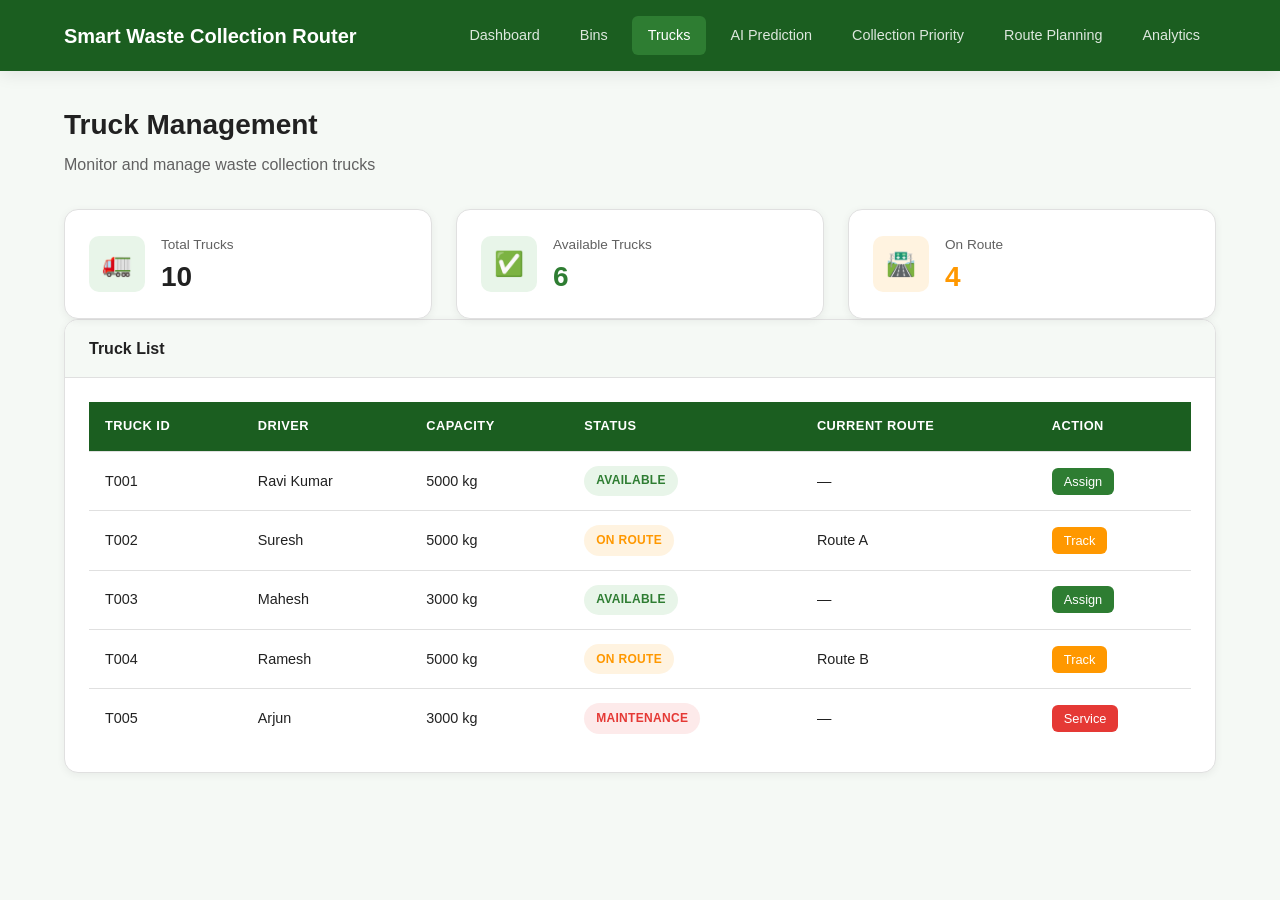
<file: frontend/trucks.html>
<!DOCTYPE html>
<html lang="en">
<head>
    <meta charset="UTF-8">
    <meta name="viewport" content="width=device-width, initial-scale=1.0">
    <title>Truck Management</title>
    <link rel="stylesheet" href="css/style.css">
</head>
<body>
    <header class="header">
        <div class="header-content">
            <h1 class="logo">Smart Waste Collection Router</h1>
            <nav class="nav">
                <a href="dashboard.html" class="nav-link">Dashboard</a>
                <a href="bins.html" class="nav-link">Bins</a>
                <a href="trucks.html" class="nav-link active">Trucks</a>
                <a href="prediction.html" class="nav-link">AI Prediction</a>
                <a href="priority.html" class="nav-link">Collection Priority</a>
                <a href="route.html" class="nav-link">Route Planning</a>
                <a href="analytics.html" class="nav-link">Analytics</a>
            </nav>
        </div>
    </header>

    <main class="main">
        <div class="welcome">
            <h2>Truck Management</h2>
            <p>Monitor and manage waste collection trucks</p>
        </div>

        <div class="summary-grid">
            <section class="summary-card total-card">
                <div class="summary-icon primary">🚛</div>
                <div class="summary-info">
                    <span class="summary-label">Total Trucks</span>
                    <span class="summary-value">10</span>
                </div>
            </section>

            <section class="summary-card critical-card">
                <div class="summary-icon normal">✅</div>
                <div class="summary-info">
                    <span class="summary-label">Available Trucks</span>
                    <span class="summary-value normal-text">6</span>
                </div>
            </section>

            <section class="summary-card warning-card">
                <div class="summary-icon warning">🛣️</div>
                <div class="summary-info">
                    <span class="summary-label">On Route</span>
                    <span class="summary-value warning-text">4</span>
                </div>
            </section>
        </div>

        <div class="card">
            <div class="card-header">
                <h3 class="card-title">Truck List</h3>
            </div>
            <div class="card-body">
                <div class="table-responsive">
                    <table class="table">
                        <thead>
                            <tr>
                                <th>Truck ID</th>
                                <th>Driver</th>
                                <th>Capacity</th>
                                <th>Status</th>
                                <th>Current Route</th>
                                <th>Action</th>
                            </tr>
                        </thead>
                        <tbody id="truckTableBody">
                            <tr>
                                <td>T001</td>
                                <td>Ravi Kumar</td>
                                <td>5000 kg</td>
                                <td><span class="badge badge-normal">Available</span></td>
                                <td>—</td>
                                <td><button class="btn btn-success btn-sm">Assign</button></td>
                            </tr>
                            <tr>
                                <td>T002</td>
                                <td>Suresh</td>
                                <td>5000 kg</td>
                                <td><span class="badge badge-warning">On Route</span></td>
                                <td>Route A</td>
                                <td><button class="btn btn-warning btn-sm">Track</button></td>
                            </tr>
                            <tr>
                                <td>T003</td>
                                <td>Mahesh</td>
                                <td>3000 kg</td>
                                <td><span class="badge badge-normal">Available</span></td>
                                <td>—</td>
                                <td><button class="btn btn-success btn-sm">Assign</button></td>
                            </tr>
                            <tr>
                                <td>T004</td>
                                <td>Ramesh</td>
                                <td>5000 kg</td>
                                <td><span class="badge badge-warning">On Route</span></td>
                                <td>Route B</td>
                                <td><button class="btn btn-warning btn-sm">Track</button></td>
                            </tr>
                            <tr>
                                <td>T005</td>
                                <td>Arjun</td>
                                <td>3000 kg</td>
                                <td><span class="badge badge-critical">Maintenance</span></td>
                                <td>—</td>
                                <td><button class="btn btn-danger btn-sm">Service</button></td>
                            </tr>
                        </tbody>
                    </table>
                </div>
            </div>
        </div>
    </main>
</body>
</html>
</file>
<file: frontend/css/style.css>
/* Smart Waste Collection Router - Dashboard Styles */

:root {
    --primary-dark: #1b5e20;
    --primary: #2e7d32;
    --primary-light: #4caf50;
    --primary-bg: #e8f5e9;
    --warning: #ff9800;
    --warning-bg: #fff3e0;
    --danger: #e53935;
    --danger-bg: #fdeaea;
    --text-primary: #212121;
    --text-secondary: #616161;
    --text-muted: #9e9e9e;
    --white: #ffffff;
    --bg-light: #f5f9f5;
    --bg-card: #ffffff;
    --border-color: #e0e0e0;
    --shadow-sm: 0 2px 8px rgba(0,0,0,0.06);
    --shadow-md: 0 4px 16px rgba(0,0,0,0.08);
    --shadow-lg: 0 8px 30px rgba(0,0,0,0.1);
    --radius-sm: 6px;
    --radius-md: 10px;
    --radius-lg: 14px;
    --transition: all 0.2s ease;
}

* {
    margin: 0;
    padding: 0;
    box-sizing: border-box;
}

body {
    font-family: 'Segoe UI', -apple-system, BlinkMacSystemFont, Roboto, sans-serif;
    background: var(--bg-light);
    color: var(--text-primary);
    min-height: 100vh;
    line-height: 1.6;
}

/* Header */
.header {
    background: var(--primary-dark);
    color: var(--white);
    box-shadow: var(--shadow-md);
    position: sticky;
    top: 0;
    z-index: 100;
}

.header-content {
    max-width: 1200px;
    margin: 0 auto;
    padding: 1rem 1.5rem;
    display: flex;
    justify-content: space-between;
    align-items: center;
    flex-wrap: wrap;
    gap: 1rem;
}

.logo {
    font-size: 1.25rem;
    font-weight: 600;
    color: var(--white);
}

.nav {
    display: flex;
    gap: 0.5rem;
    flex-wrap: wrap;
}

.nav-link {
    padding: 0.5rem 1rem;
    color: rgba(255,255,255,0.85);
    text-decoration: none;
    border-radius: var(--radius-sm);
    font-size: 0.9rem;
    font-weight: 500;
    transition: var(--transition);
}

.nav-link:hover {
    background: rgba(255,255,255,0.1);
    color: var(--white);
}

.nav-link.active {
    background: var(--primary);
    color: var(--white);
}

/* Main Content */
.main {
    max-width: 1200px;
    margin: 0 auto;
    padding: 2rem 1.5rem;
}

.welcome {
    margin-bottom: 2rem;
}

.welcome h2 {
    font-size: 1.75rem;
    font-weight: 600;
    color: var(--text-primary);
    margin-bottom: 0.25rem;
}

.welcome p {
    color: var(--text-secondary);
    font-size: 1rem;
}

/* Summary Grid */
.summary-grid {
    display: grid;
    grid-template-columns: repeat(auto-fit, minmax(240px, 1fr));
    gap: 1.5rem;
}

.summary-card {
    background: var(--bg-card);
    border-radius: var(--radius-lg);
    padding: 1.5rem;
    box-shadow: var(--shadow-sm);
    border: 1px solid var(--border-color);
    display: flex;
    align-items: center;
    gap: 1rem;
    transition: var(--transition);
}

.summary-card:hover {
    box-shadow: var(--shadow-md);
    transform: translateY(-2px);
}

.summary-icon {
    width: 56px;
    height: 56px;
    border-radius: var(--radius-md);
    display: flex;
    align-items: center;
    justify-content: center;
    font-size: 1.5rem;
    flex-shrink: 0;
}

.summary-icon.primary {
    background: var(--primary-bg);
    color: var(--primary);
}

.summary-icon.critical {
    background: var(--danger-bg);
    color: var(--danger);
}

.summary-icon.warning {
    background: var(--warning-bg);
    color: var(--warning);
}

.summary-icon.normal {
    background: var(--primary-bg);
    color: var(--primary);
}

.summary-icon.truck {
    background: #e3f2fd;
    color: #1976d2;
}

.summary-icon.collected {
    background: #f3e5f5;
    color: #7b1fa2;
}

.summary-info {
    flex: 1;
    min-width: 0;
}

.summary-label {
    display: block;
    font-size: 0.85rem;
    color: var(--text-secondary);
    margin-bottom: 0.25rem;
    white-space: nowrap;
    overflow: hidden;
    text-overflow: ellipsis;
}

.summary-value {
    display: block;
    font-size: 1.75rem;
    font-weight: 700;
    color: var(--text-primary);
    line-height: 1.2;
}

.summary-value.critical-text {
    color: var(--danger);
}

.summary-value.warning-text {
    color: var(--warning);
}

.summary-value.normal-text {
    color: var(--primary);
}

/* Footer */
.footer {
    background: var(--white);
    border-top: 1px solid var(--border-color);
    padding: 1.5rem;
    text-align: center;
    margin-top: 3rem;
}

.footer p {
    color: var(--text-muted);
    font-size: 0.85rem;
}

/* Responsive */
@media (max-width: 768px) {
    .header-content {
        flex-direction: column;
        text-align: center;
    }
    
    .nav {
        justify-content: center;
    }
    
    .main {
        padding: 1.5rem 1rem;
    }
    
    .welcome h2 {
        font-size: 1.5rem;
    }
    
    .summary-grid {
        grid-template-columns: 1fr;
    }
    
    .summary-card {
        padding: 1.25rem;
    }
}

@media (max-width: 480px) {
    .nav-link {
        padding: 0.5rem 0.75rem;
        font-size: 0.8rem;
    }
    
    .summary-icon {
        width: 48px;
        height: 48px;
        font-size: 1.25rem;
    }
    
    .summary-value {
        font-size: 1.5rem;
    }
}

/* Cards */
.card {
    background: var(--bg-card);
    border-radius: var(--radius-lg);
    box-shadow: var(--shadow-sm);
    border: 1px solid var(--border-color);
    overflow: hidden;
}

.card-header {
    padding: 1rem 1.5rem;
    border-bottom: 1px solid var(--border-color);
    background: var(--bg-light);
}

.card-title {
    font-size: 1rem;
    font-weight: 600;
    color: var(--text-primary);
}

.card-body {
    padding: 1.5rem;
}

/* Table */
.table-responsive {
    overflow-x: auto;
}

.table {
    width: 100%;
    border-collapse: collapse;
    font-size: 0.9rem;
}

.table th,
.table td {
    padding: 0.875rem 1rem;
    text-align: left;
    border-bottom: 1px solid var(--border-color);
}

.table th {
    font-weight: 600;
    color: var(--text-secondary);
    font-size: 0.8rem;
    text-transform: uppercase;
    letter-spacing: 0.5px;
    background: var(--primary-dark);
    color: var(--white);
}

.table tbody tr {
    transition: var(--transition);
}

.table tbody tr:hover {
    background: var(--bg-light);
}

.table tbody tr:last-child td {
    border-bottom: none;
}

/* Badges */
.badge {
    display: inline-flex;
    align-items: center;
    padding: 0.35rem 0.75rem;
    font-size: 0.75rem;
    font-weight: 600;
    border-radius: 20px;
    text-transform: uppercase;
    letter-spacing: 0.3px;
}

.badge-critical {
    background: var(--danger-bg);
    color: var(--danger);
}

.badge-warning {
    background: var(--warning-bg);
    color: var(--warning);
}

.badge-normal {
    background: var(--primary-bg);
    color: var(--primary);
}

/* Buttons */
.btn {
    display: inline-flex;
    align-items: center;
    justify-content: center;
    gap: 0.5rem;
    padding: 0.625rem 1.25rem;
    font-size: 0.875rem;
    font-weight: 500;
    border-radius: var(--radius-sm);
    border: none;
    cursor: pointer;
    transition: var(--transition);
    text-decoration: none;
}

.btn-primary {
    background: var(--primary);
    color: var(--white);
}

.btn-primary:hover {
    background: var(--primary-dark);
}

.btn-danger {
    background: var(--danger);
    color: var(--white);
}

.btn-danger:hover {
    background: #c62828;
}

.btn-warning {
    background: var(--warning);
    color: var(--white);
}

.btn-warning:hover {
    background: #f57c00;
}

.btn-success {
    background: var(--primary);
    color: var(--white);
}

.btn-success:hover {
    background: var(--primary-dark);
}

.btn-sm {
    padding: 0.375rem 0.75rem;
    font-size: 0.8rem;
}
</file>
